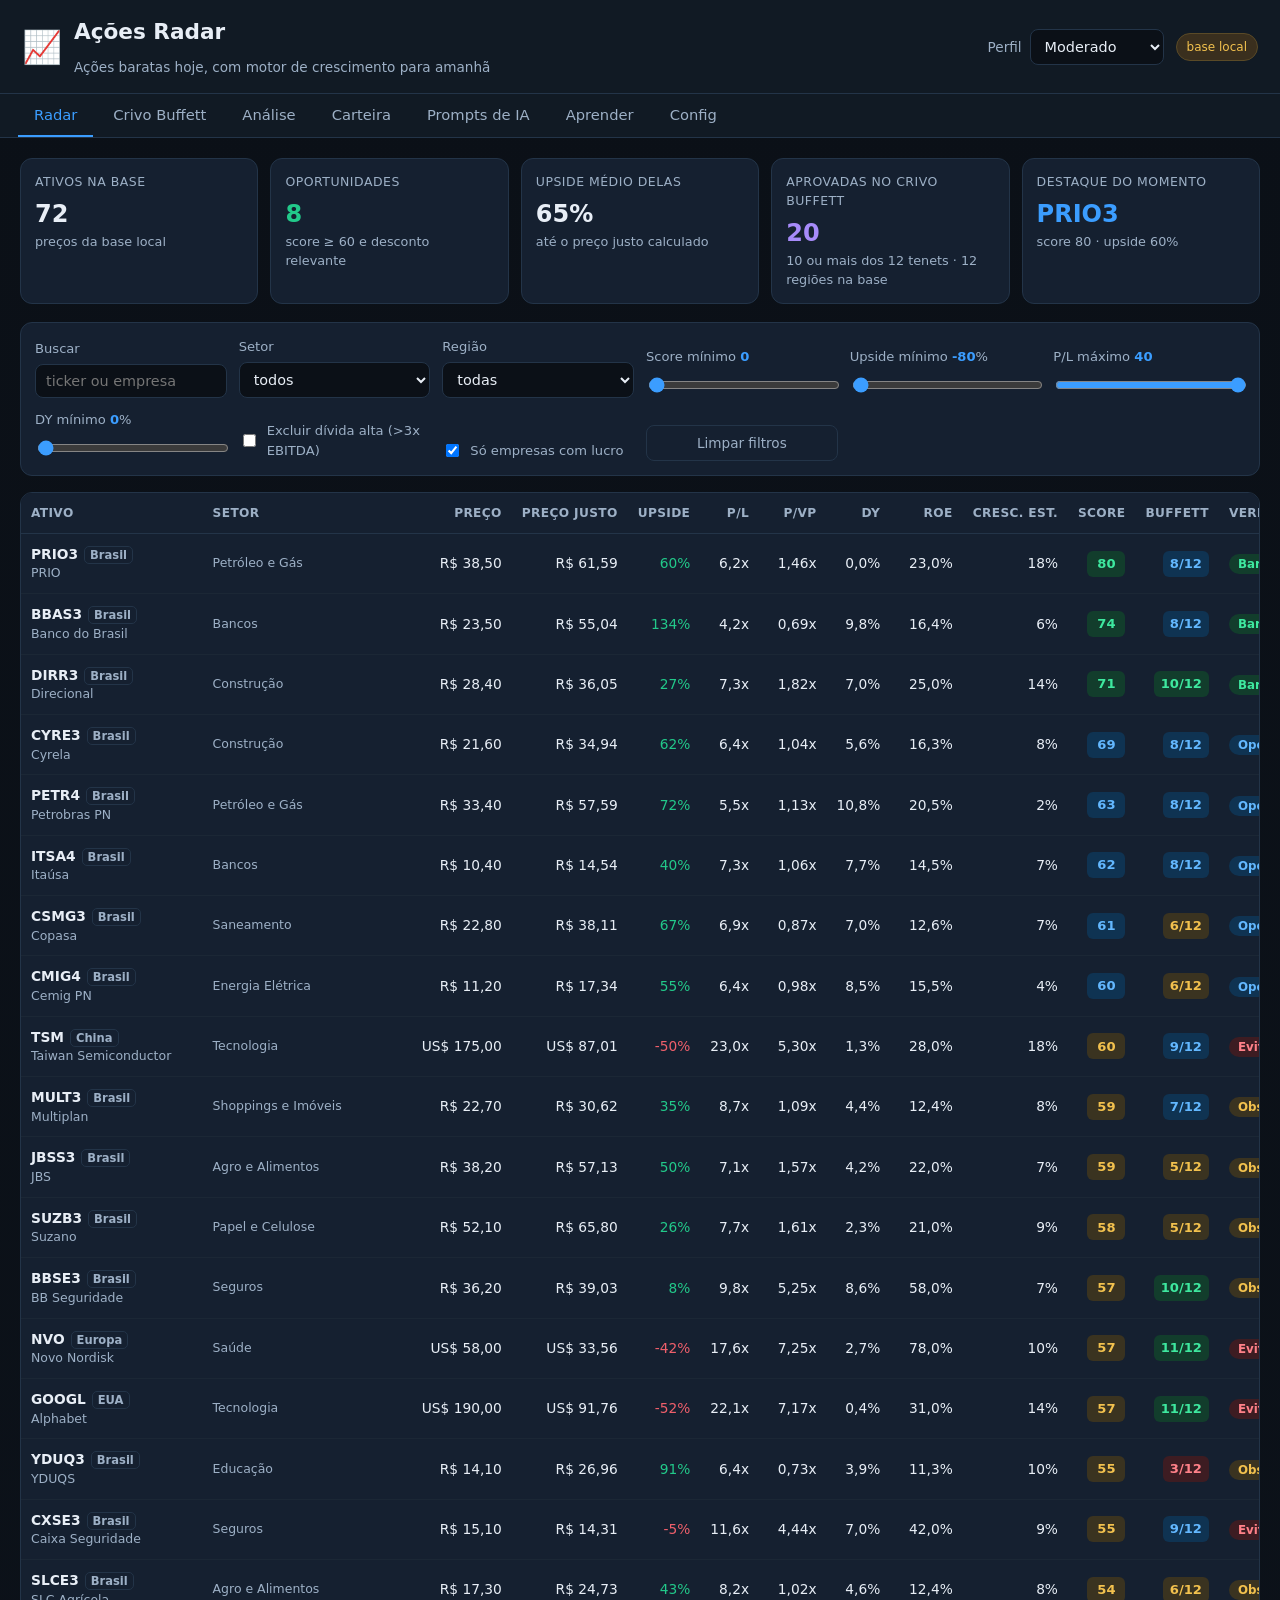
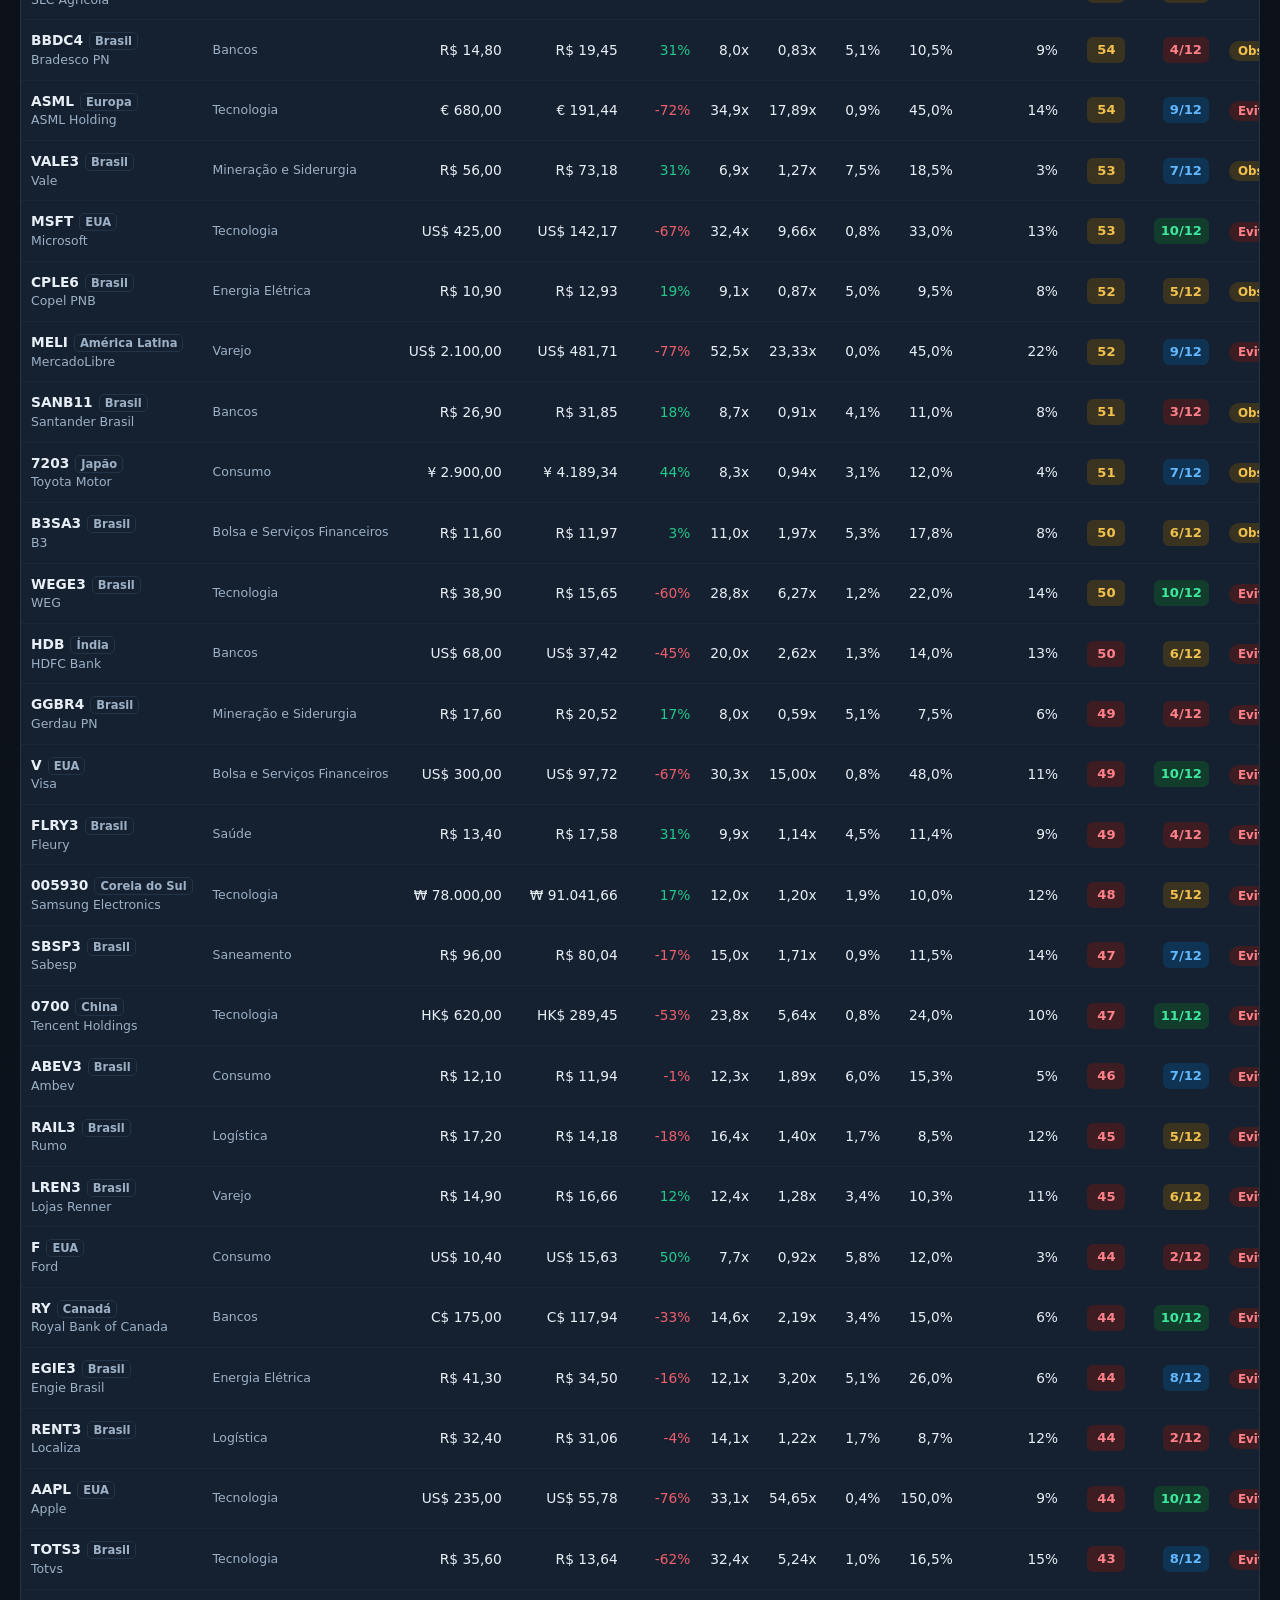
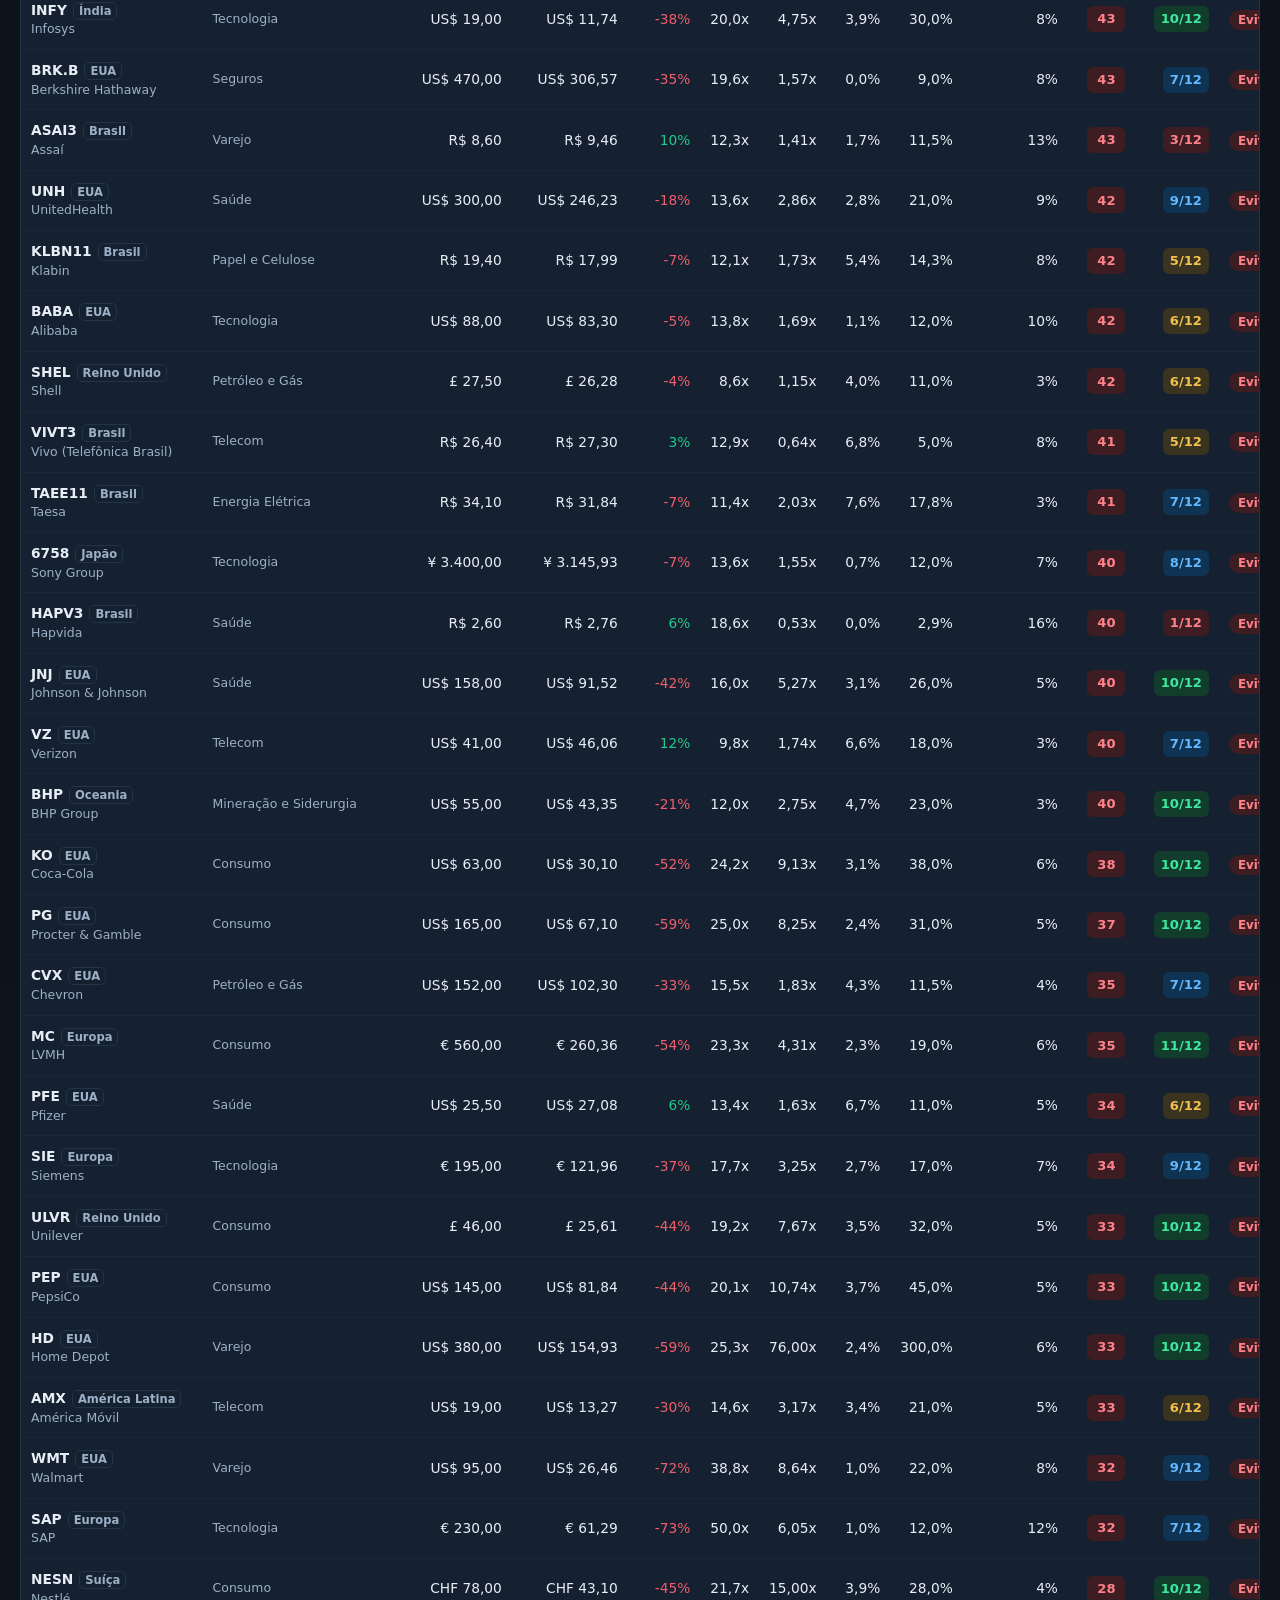
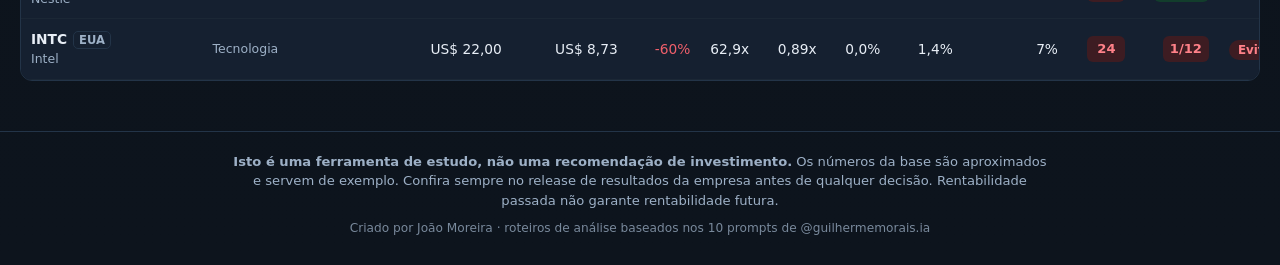
<file: index.html>
<!DOCTYPE html>
<html lang="pt-BR">
<head>
<meta charset="UTF-8">
<meta name="viewport" content="width=device-width, initial-scale=1.0">
<title>Ações Radar — encontre ações baratas com potencial de crescimento</title>
<meta name="description" content="App para estudar e indicar ações com preço abaixo do valor justo e motor de crescimento.">
<link rel="stylesheet" href="style.css">
</head>
<body>

<header class="topo">
  <div class="marca">
    <span class="logo">📈</span>
    <div>
      <h1>Ações Radar</h1>
      <p class="sub">Ações baratas hoje, com motor de crescimento para amanhã</p>
    </div>
  </div>
  <div class="topo-acoes">
    <label class="campo-inline">
      <span>Perfil</span>
      <select id="perfil">
        <option value="conservador">Conservador</option>
        <option value="moderado" selected>Moderado</option>
        <option value="agressivo">Agressivo</option>
      </select>
    </label>
    <span id="badgeDados" class="badge-dados" title="Origem dos dados">base local</span>
  </div>
</header>

<nav class="abas" id="abas">
  <button class="aba ativa" data-aba="radar">Radar</button>
  <button class="aba" data-aba="buffett">Crivo Buffett</button>
  <button class="aba" data-aba="analise">Análise</button>
  <button class="aba" data-aba="carteira">Carteira</button>
  <button class="aba" data-aba="prompts">Prompts de IA</button>
  <button class="aba" data-aba="aprender">Aprender</button>
  <button class="aba" data-aba="config">Config</button>
</nav>

<main>

<!-- ================= RADAR ================= -->
<section class="painel ativo" id="painel-radar">
  <div class="resumo" id="resumo"></div>

  <div class="filtros">
    <label class="campo"><span>Buscar</span>
      <input type="search" id="fBusca" placeholder="ticker ou empresa">
    </label>
    <label class="campo"><span>Setor</span>
      <select id="fSetor"><option value="">todos</option></select>
    </label>
    <label class="campo"><span>Região</span>
      <select id="fRegiao"><option value="">todas</option></select>
    </label>
    <label class="campo"><span>Score mínimo <b id="vScore">0</b></span>
      <input type="range" id="fScore" min="0" max="90" value="0" step="5">
    </label>
    <label class="campo"><span>Upside mínimo <b id="vUpside">-80</b>%</span>
      <input type="range" id="fUpside" min="-80" max="100" value="-80" step="5">
    </label>
    <label class="campo"><span>P/L máximo <b id="vPL">40</b></span>
      <input type="range" id="fPL" min="3" max="40" value="40" step="1">
    </label>
    <label class="campo"><span>DY mínimo <b id="vDY">0</b>%</span>
      <input type="range" id="fDY" min="0" max="10" value="0" step="0.5">
    </label>
    <label class="campo check">
      <input type="checkbox" id="fDivida"> <span>Excluir dívida alta (&gt;3x EBITDA)</span>
    </label>
    <label class="campo check">
      <input type="checkbox" id="fLucro" checked> <span>Só empresas com lucro</span>
    </label>
    <button class="btn-ghost" id="limparFiltros">Limpar filtros</button>
  </div>

  <div class="tabela-wrap">
    <table class="tabela" id="tabela">
      <thead>
        <tr>
          <th data-sort="ticker">Ativo</th>
          <th data-sort="setor">Setor</th>
          <th data-sort="preco" class="n">Preço</th>
          <th data-sort="justo" class="n">Preço justo</th>
          <th data-sort="upside" class="n">Upside</th>
          <th data-sort="pl" class="n">P/L</th>
          <th data-sort="pvp" class="n">P/VP</th>
          <th data-sort="dy" class="n">DY</th>
          <th data-sort="roe" class="n">ROE</th>
          <th data-sort="cresc" class="n">Cresc. est.</th>
          <th data-sort="score" class="n">Score</th>
          <th data-sort="buffett" class="n">Buffett</th>
          <th>Veredito</th>
          <th></th>
        </tr>
      </thead>
      <tbody id="corpoTabela"></tbody>
    </table>
    <p class="vazio" id="vazio" hidden>Nenhuma ação passou nos filtros. Afrouxe algum critério.</p>
  </div>
</section>


<!-- ================= CRIVO BUFFETT ================= -->
<section class="painel" id="painel-buffett">
  <div id="buffettIntro"></div>
  <div class="filtros">
    <label class="campo"><span>Região</span><select id="bRegiao"><option value="">todas</option></select></label>
    <label class="campo"><span>Selo</span><select id="bSelo"><option value="">todos</option></select></label>
    <label class="campo"><span>Fosso mínimo</span>
      <select id="bMoat">
        <option value="0">qualquer</option>
        <option value="1">estreito ou melhor</option>
        <option value="2">sólido ou melhor</option>
        <option value="3">apenas fosso largo</option>
      </select></label>
    <label class="campo"><span>Tenets aprovados (mín.) <b id="vTenets">0</b>/12</span>
      <input type="range" id="bTenets" min="0" max="12" value="0" step="1"></label>
    <label class="campo"><span>Margem de segurança mínima <b id="vMargemB">-100</b>%</span>
      <input type="range" id="bMargem" min="-100" max="70" value="-100" step="5"></label>
    <label class="campo check"><input type="checkbox" id="bCirculo"> <span>Só dentro do meu círculo</span></label>
  </div>
  <div class="tabela-wrap">
    <table class="tabela" id="tabelaBuffett">
      <thead><tr>
        <th data-sortb="ticker">Ativo</th><th data-sortb="regiao">Região</th><th data-sortb="moat">Fosso</th>
        <th data-sortb="tenets" class="n">Tenets</th><th data-sortb="roic" class="n">ROIC</th>
        <th data-sortb="oe" class="n">Lucro do dono</th><th data-sortb="juro" class="n">Juro local</th>
        <th data-sortb="k" class="n">Custo capital</th><th data-sortb="intr" class="n">Valor intrínseco</th>
        <th data-sortb="margem" class="n">Margem seg.</th><th data-sortb="compra" class="n">Comprar até</th>
        <th>Selo</th><th></th>
      </tr></thead>
      <tbody id="corpoBuffett"></tbody>
    </table>
    <p class="vazio" id="vazioBuffett" hidden>Nenhuma empresa passou nesses critérios. É assim que deve ser: o crivo de Buffett reprova quase tudo.</p>
  </div>
</section>

<!-- ================= ANÁLISE ================= -->
<section class="painel" id="painel-analise">
  <div class="linha-topo">
    <label class="campo"><span>Ação</span>
      <select id="selAtivo"></select>
    </label>
    <button class="btn" id="btnAddCarteira">+ Adicionar à carteira</button>
  </div>
  <div id="detalhe"></div>
</section>

<!-- ================= CARTEIRA ================= -->
<section class="painel" id="painel-carteira">
  <form class="form-carteira" id="formCarteira">
    <label class="campo"><span>Ativo</span><select id="cAtivo"></select></label>
    <label class="campo"><span>Quantidade</span><input type="number" id="cQtd" min="1" step="1" value="100"></label>
    <label class="campo"><span>Preço médio pago</span><input type="number" id="cPreco" min="0" step="0.01" placeholder="0,00"></label>
    <button class="btn" type="submit">Adicionar</button>
  </form>
  <div id="carteiraResumo"></div>
  <div class="tabela-wrap">
    <table class="tabela" id="tabelaCarteira">
      <thead><tr>
        <th>Ativo</th><th class="n">Qtd</th><th class="n">Preço médio</th><th class="n">Preço atual</th>
        <th class="n">Investido</th><th class="n">Valor hoje</th><th class="n">Resultado</th>
        <th class="n">% carteira</th><th class="n">Score</th><th class="n">Upside</th><th></th>
      </tr></thead>
      <tbody id="corpoCarteira"></tbody>
    </table>
  </div>
  <div id="riscoCarteira"></div>
</section>

<!-- ================= PROMPTS ================= -->
<section class="painel" id="painel-prompts">
  <div class="aviso-box">
    <strong>Como usar:</strong> escolha um roteiro, preencha os campos (o app já preenche com a ação selecionada
    no Radar quando faz sentido), clique em <em>Gerar</em> e cole o texto em qualquer IA.
    Peça sempre que a IA cite as fontes e a data dos números — modelos de linguagem não têm cotação em tempo real.
  </div>
  <div class="prompts-grid" id="promptsGrid"></div>
</section>

<!-- ================= APRENDER ================= -->
<section class="painel" id="painel-aprender">
  <div id="aprenderConteudo"></div>
</section>

<!-- ================= CONFIG ================= -->
<section class="painel" id="painel-config">
  <div class="cartao">
    <h2>Premissas do modelo</h2>
    <p class="ajuda">Estes números mudam o preço justo calculado. Mexa com critério: quanto maior a taxa de desconto, mais conservador (e mais baixo) fica o preço justo.</p>
    <div class="grade-config">
      <label class="campo"><span>Taxa de desconto (% a.a.) <b id="vTaxa">13</b></span>
        <input type="range" id="pTaxa" min="8" max="20" step="0.5" value="13"></label>
      <label class="campo"><span>Crescimento perpétuo (% a.a.) <b id="vPerp">4</b></span>
        <input type="range" id="pPerp" min="0" max="6" step="0.5" value="4"></label>
      <label class="campo"><span>Yield desejado — método Bazin (%) <b id="vYield">6</b></span>
        <input type="range" id="pYield" min="3" max="12" step="0.5" value="6"></label>
      <label class="campo"><span>Margem de segurança exigida (%) <b id="vMargem">25</b></span>
        <input type="range" id="pMargem" min="0" max="50" step="5" value="25"></label>
    </div>
  </div>

  <div class="cartao">
    <h2>Crivo Buffett — premissas</h2>
    <p class="ajuda">Buffett desconta o lucro do proprietário pelo juro do título longo do governo local mais um prêmio.
      O piso existe para que juro nominal baixo não transforme qualquer empresa em barganha.</p>
    <div class="grade-config">
      <label class="campo"><span>Prêmio sobre o juro longo (%) <b id="vPremio">3.5</b></span>
        <input type="range" id="pPremio" min="0" max="8" step="0.5" value="3.5"></label>
      <label class="campo"><span>Piso da taxa de desconto (%) <b id="vPiso">9</b></span>
        <input type="range" id="pPiso" min="5" max="15" step="0.5" value="9"></label>
      <label class="campo"><span>Margem de segurança exigida (%) <b id="vMargemBuf">30</b></span>
        <input type="range" id="pMargemBuf" min="0" max="60" step="5" value="30"></label>
      <label class="campo"><span>Moeda base da carteira</span>
        <select id="moedaBase"><option value="BRL">Real (R$)</option><option value="USD">Dólar (US$)</option></select></label>
    </div>
  </div>

  <div class="cartao">
    <h2>Círculo de competência</h2>
    <p class="ajuda">Munger não investe no que não entende. Marque os setores que você realmente acompanha —
      o app passa a avisar quando uma ação estiver fora deles. Sem nada marcado, nenhum aviso aparece.</p>
    <div class="circulo" id="circulo"></div>
  </div>

  <div class="cartao">
    <h2>Câmbio e juro longo por região</h2>
    <p class="ajuda">Câmbio converte a carteira para a moeda base. O juro longo é a taxa livre de risco usada no
      desconto — atualize quando o cenário mudar.</p>
    <textarea id="editorParams" spellcheck="false" style="min-height:150px"></textarea>
    <div class="linha-topo">
      <button class="btn" id="btnSalvarParams">Salvar parâmetros</button>
      <span id="statusParams" class="status"></span>
    </div>
  </div>

  <div class="cartao">
    <h2>Preços em tempo real (opcional)</h2>
    <p class="ajuda">A base local traz preços de exemplo. Para puxar a cotação atual, cole um token gratuito da
      <a href="https://brapi.dev" target="_blank" rel="noopener">brapi.dev</a> (ações da B3). O token fica salvo só no seu navegador.</p>
    <div class="linha-topo">
      <label class="campo"><span>Token brapi</span><input type="password" id="token" placeholder="seu token"></label>
      <button class="btn" id="btnAtualizar">Atualizar preços</button>
      <span id="statusApi" class="status"></span>
    </div>
  </div>

  <div class="cartao">
    <h2>Editar a base de dados</h2>
    <p class="ajuda">Os fundamentos abaixo alimentam todo o app. Atualize com os números do último balanço
      (site de RI da empresa, Status Invest, Fundamentei) e clique em salvar. Fica guardado no seu navegador.</p>
    <textarea id="editorDados" spellcheck="false"></textarea>
    <div class="linha-topo">
      <button class="btn" id="btnSalvarDados">Salvar base</button>
      <button class="btn-ghost" id="btnResetDados">Restaurar base original</button>
      <span id="statusDados" class="status"></span>
    </div>
  </div>
</section>

</main>

<footer class="rodape">
  <p><strong>Isto é uma ferramenta de estudo, não uma recomendação de investimento.</strong>
     Os números da base são aproximados e servem de exemplo. Confira sempre no release de resultados da empresa
     antes de qualquer decisão. Rentabilidade passada não garante rentabilidade futura.</p>
  <p class="creditos">Criado por João Moreira · roteiros de análise baseados nos 10 prompts de @guilhermemorais.ia</p>
</footer>

<script src="js/data.js"></script>
<script src="js/data-global.js"></script>
<script src="js/engine.js"></script>
<script src="js/buffett.js"></script>
<script src="js/prompts.js"></script>
<script src="js/app.js"></script>
</body>
</html>
</file>
<file: style.css>
/* ===== Ações Radar — estilos ===== */
:root{
  --bg:#0b1017;
  --bg2:#111a24;
  --card:#152030;
  --card2:#1b2a3d;
  --linha:#233448;
  --txt:#e8eef6;
  --txt2:#9db0c6;
  --azul:#3b9dff;
  --verde:#22c98a;
  --amarelo:#f2c14e;
  --laranja:#f28f4e;
  --vermelho:#ef5f6b;
  --roxo:#a78bfa;
  --raio:12px;
}
*{box-sizing:border-box}
body{
  margin:0;
  background:linear-gradient(180deg,#0b1017 0%,#0d141d 100%);
  color:var(--txt);
  font-family:"Segoe UI",system-ui,-apple-system,Roboto,Arial,sans-serif;
  font-size:15px;
  line-height:1.5;
  min-height:100vh;
}
a{color:var(--azul)}
h1,h2,h3{margin:0 0 .4em}
h1{font-size:1.35rem}
h2{font-size:1.1rem}

/* ---- topo ---- */
.topo{
  display:flex;justify-content:space-between;align-items:center;gap:16px;flex-wrap:wrap;
  padding:16px 22px;background:var(--bg2);border-bottom:1px solid var(--linha);
}
.marca{display:flex;align-items:center;gap:12px}
.logo{font-size:2rem}
.sub{margin:0;color:var(--txt2);font-size:.85rem}
.topo-acoes{display:flex;align-items:center;gap:12px}
.badge-dados{
  background:#1e3a2c;color:var(--verde);border:1px solid #275a41;
  padding:4px 10px;border-radius:999px;font-size:.75rem
}
.badge-dados.local{background:#3a2f1e;color:var(--amarelo);border-color:#5a4a27}

/* ---- abas ---- */
.abas{display:flex;gap:4px;padding:0 18px;background:var(--bg2);border-bottom:1px solid var(--linha);overflow-x:auto}
.aba{
  background:none;border:none;border-bottom:2px solid transparent;color:var(--txt2);
  padding:12px 16px;font-size:.92rem;cursor:pointer;white-space:nowrap;font-family:inherit
}
.aba:hover{color:var(--txt)}
.aba.ativa{color:var(--azul);border-bottom-color:var(--azul)}

main{padding:20px;max-width:1400px;margin:0 auto}
.painel{display:none}
.painel.ativo{display:block}

/* ---- resumo ---- */
.resumo{display:grid;grid-template-columns:repeat(auto-fit,minmax(180px,1fr));gap:12px;margin-bottom:18px}
.kpi{background:var(--card);border:1px solid var(--linha);border-radius:var(--raio);padding:14px}
.kpi .rot{color:var(--txt2);font-size:.78rem;text-transform:uppercase;letter-spacing:.04em}
.kpi .val{font-size:1.5rem;font-weight:700;margin-top:4px}
.kpi .obs{color:var(--txt2);font-size:.8rem}

/* ---- filtros ---- */
.filtros{
  display:grid;grid-template-columns:repeat(auto-fit,minmax(190px,1fr));gap:12px;align-items:end;
  background:var(--card);border:1px solid var(--linha);border-radius:var(--raio);padding:14px;margin-bottom:16px
}
.campo{display:flex;flex-direction:column;gap:5px;font-size:.82rem;color:var(--txt2)}
.campo b{color:var(--azul)}
.campo.check{flex-direction:row;align-items:center;gap:8px}
.campo-inline{display:flex;align-items:center;gap:8px;font-size:.85rem;color:var(--txt2)}
input,select,textarea{
  background:var(--bg);border:1px solid var(--linha);color:var(--txt);
  border-radius:8px;padding:8px 10px;font-size:.9rem;font-family:inherit;width:100%
}
input[type=range]{padding:0;height:22px;accent-color:var(--azul)}
input[type=checkbox]{width:auto}
textarea{min-height:220px;font-family:ui-monospace,Consolas,monospace;font-size:.8rem;resize:vertical}
.btn{
  background:var(--azul);border:none;color:#04121f;font-weight:700;
  padding:9px 16px;border-radius:8px;cursor:pointer;font-size:.88rem;font-family:inherit
}
.btn:hover{filter:brightness(1.1)}
.btn-ghost{
  background:transparent;border:1px solid var(--linha);color:var(--txt2);
  padding:9px 14px;border-radius:8px;cursor:pointer;font-size:.85rem;font-family:inherit
}
.btn-ghost:hover{color:var(--txt);border-color:var(--azul)}
.btn-mini{background:var(--card2);border:1px solid var(--linha);color:var(--azul);
  padding:4px 10px;border-radius:6px;cursor:pointer;font-size:.78rem;font-family:inherit}
.btn-mini:hover{background:var(--linha)}

/* ---- tabela ---- */
.tabela-wrap{overflow-x:auto;background:var(--card);border:1px solid var(--linha);border-radius:var(--raio)}
.tabela{width:100%;border-collapse:collapse;font-size:.86rem;min-width:1020px}
.tabela th{
  text-align:left;padding:11px 10px;color:var(--txt2);font-weight:600;font-size:.76rem;
  text-transform:uppercase;letter-spacing:.03em;border-bottom:1px solid var(--linha);
  cursor:pointer;user-select:none;white-space:nowrap;position:sticky;top:0;background:var(--card)
}
.tabela th.n,.tabela td.n{text-align:right}
.tabela th:hover{color:var(--azul)}
.tabela td{padding:10px;border-bottom:1px solid #1b2735;white-space:nowrap}
.tabela tbody tr:hover{background:var(--card2)}
.tk{font-weight:700}
.nm{color:var(--txt2);font-size:.78rem}
.pos{color:var(--verde)}
.neg{color:var(--vermelho)}

.pill{padding:3px 9px;border-radius:999px;font-size:.74rem;font-weight:600;white-space:nowrap}
.pill.otimo{background:#123d2c;color:#3ee89f}
.pill.bom{background:#0f3352;color:#63b8ff}
.pill.neutro{background:#3a3320;color:#f2c14e}
.pill.caro{background:#3b2a18;color:#f6a35c}
.pill.ruim{background:#3d1c22;color:#ff8189}

.score-bola{
  display:inline-flex;align-items:center;justify-content:center;
  min-width:38px;padding:0 7px;height:26px;border-radius:6px;font-weight:700;font-size:.82rem
}
.s-alto{background:#123d2c;color:#3ee89f}
.s-medio{background:#0f3352;color:#63b8ff}
.s-baixo{background:#3a3320;color:#f2c14e}
.s-min{background:#3d1c22;color:#ff8189}
.vazio{padding:30px;text-align:center;color:var(--txt2)}

/* ---- detalhe ---- */
.linha-topo{display:flex;gap:12px;align-items:flex-end;flex-wrap:wrap;margin-bottom:16px}
.cartao{background:var(--card);border:1px solid var(--linha);border-radius:var(--raio);padding:18px;margin-bottom:16px}
.ajuda{color:var(--txt2);font-size:.85rem;margin:0 0 12px}
.grade{display:grid;grid-template-columns:repeat(auto-fit,minmax(150px,1fr));gap:12px}
.mini{background:var(--bg2);border:1px solid var(--linha);border-radius:9px;padding:10px}
.mini .rot{color:var(--txt2);font-size:.72rem;text-transform:uppercase;letter-spacing:.03em}
.mini .val{font-size:1.15rem;font-weight:700;margin-top:2px}
.mini .obs{color:var(--txt2);font-size:.75rem}

.barra{height:9px;background:var(--bg);border-radius:99px;overflow:hidden;margin-top:6px}
.barra > i{display:block;height:100%;border-radius:99px}
.b-valor{background:var(--verde)} .b-cresc{background:var(--azul)}
.b-qual{background:var(--roxo)} .b-risco{background:var(--amarelo)}

.lista-diag{list-style:none;padding:0;margin:0}
.lista-diag li{padding:7px 0 7px 24px;position:relative;border-bottom:1px solid #1b2735;font-size:.88rem}
.lista-diag li:last-child{border-bottom:none}
.lista-diag.forte li::before{content:"▲";position:absolute;left:0;color:var(--verde);font-size:.75rem}
.lista-diag.fraco li::before{content:"▼";position:absolute;left:0;color:var(--vermelho);font-size:.75rem}
.duas-col{display:grid;grid-template-columns:1fr 1fr;gap:16px}
@media(max-width:820px){.duas-col{grid-template-columns:1fr}}

.metodos{width:100%;border-collapse:collapse;font-size:.86rem}
.metodos td{padding:8px 6px;border-bottom:1px solid #1b2735}
.metodos td:last-child{text-align:right;font-weight:600}

/* ---- prompts ---- */
.aviso-box{
  background:#132436;border:1px solid #23507c;border-left:4px solid var(--azul);
  border-radius:9px;padding:14px 16px;margin-bottom:18px;font-size:.88rem
}
.prompts-grid{display:grid;grid-template-columns:repeat(auto-fit,minmax(340px,1fr));gap:16px}
.prompt-card{background:var(--card);border:1px solid var(--linha);border-radius:var(--raio);padding:16px}
.prompt-card h3{font-size:1rem;margin-bottom:2px}
.prompt-card .casa{color:var(--roxo);font-size:.75rem;text-transform:uppercase;letter-spacing:.05em}
.prompt-card .resumo-p{color:var(--txt2);font-size:.85rem;margin:8px 0 12px}
.prompt-campos{display:grid;gap:10px;margin-bottom:12px}
.prompt-saida{
  background:var(--bg);border:1px solid var(--linha);border-radius:9px;padding:12px;
  font-size:.8rem;white-space:pre-wrap;max-height:280px;overflow:auto;margin-top:12px;color:#cfe0f2
}
.num-prompt{
  display:inline-flex;align-items:center;justify-content:center;width:24px;height:24px;
  background:var(--card2);color:var(--azul);border-radius:6px;font-size:.8rem;font-weight:700;margin-right:8px
}

/* ---- aprender ---- */
.glossario{display:grid;grid-template-columns:repeat(auto-fit,minmax(280px,1fr));gap:14px}
.termo{background:var(--bg2);border:1px solid var(--linha);border-radius:10px;padding:14px}
.termo h4{margin:0 0 6px;color:var(--azul);font-size:.95rem}
.termo p{margin:0;font-size:.86rem;color:#c6d5e6}
.termo .regra{margin-top:8px;font-size:.8rem;color:var(--verde)}
.passos{counter-reset:p;list-style:none;padding:0}
.passos li{counter-increment:p;position:relative;padding:10px 0 10px 40px;border-bottom:1px solid #1b2735}
.passos li::before{
  content:counter(p);position:absolute;left:0;top:9px;width:26px;height:26px;border-radius:50%;
  background:var(--card2);color:var(--azul);display:flex;align-items:center;justify-content:center;
  font-size:.8rem;font-weight:700
}

/* ---- config / carteira ---- */
.grade-config{display:grid;grid-template-columns:repeat(auto-fit,minmax(230px,1fr));gap:16px}
.form-carteira{
  display:grid;grid-template-columns:repeat(auto-fit,minmax(150px,1fr));gap:12px;align-items:end;
  background:var(--card);border:1px solid var(--linha);border-radius:var(--raio);padding:14px;margin-bottom:16px
}
.status{font-size:.82rem;color:var(--txt2)}
.status.ok{color:var(--verde)} .status.erro{color:var(--vermelho)}
.heat{display:grid;gap:8px}
.heat-linha{display:grid;grid-template-columns:170px 1fr 60px;align-items:center;gap:10px;font-size:.84rem}
.heat-barra{height:16px;background:var(--bg);border-radius:5px;overflow:hidden}
.heat-barra > i{display:block;height:100%}

/* ---- rodapé ---- */
.rodape{
  border-top:1px solid var(--linha);margin-top:30px;padding:20px;
  color:var(--txt2);font-size:.82rem;text-align:center
}
.rodape p{max-width:820px;margin:0 auto 8px}
.creditos{font-size:.76rem;opacity:.75}

/* ===== crivo Buffett ===== */
.tenets{display:grid;gap:14px}
.tenet-grupo h4{
  margin:0 0 8px;color:var(--txt2);font-size:.75rem;text-transform:uppercase;letter-spacing:.06em
}
.tenet{
  display:grid;grid-template-columns:26px 1fr;gap:10px;align-items:start;
  padding:9px 0;border-bottom:1px solid #1b2735
}
.tenet:last-child{border-bottom:none}
.tenet .marca-ok{
  width:22px;height:22px;border-radius:6px;display:flex;align-items:center;justify-content:center;
  font-size:.8rem;font-weight:700
}
.ok-sim{background:#123d2c;color:#3ee89f}
.ok-quase{background:#3a3320;color:#f2c14e}
.ok-nao{background:#3d1c22;color:#ff8189}
.tenet .nome{font-weight:600;font-size:.9rem}
.tenet .detalhe{color:var(--txt2);font-size:.83rem;margin-top:2px}

.selo{
  display:inline-flex;align-items:center;gap:6px;padding:5px 12px;border-radius:999px;
  font-size:.8rem;font-weight:700
}
.aviso-circulo{
  background:#3a2f1e;border:1px solid #5a4a27;color:var(--amarelo);
  border-radius:9px;padding:10px 14px;font-size:.85rem;margin-bottom:12px
}
.circulo{display:grid;grid-template-columns:repeat(auto-fit,minmax(210px,1fr));gap:8px}
.circulo label{
  display:flex;align-items:center;gap:8px;background:var(--bg2);border:1px solid var(--linha);
  border-radius:8px;padding:8px 10px;font-size:.85rem;cursor:pointer
}
.circulo label:hover{border-color:var(--azul)}
.circulo input{width:auto}
.moat-chip{
  display:inline-block;background:var(--card2);color:var(--roxo);border-radius:6px;
  padding:2px 8px;font-size:.72rem;margin:2px 3px 0 0
}
.fonte-lista{list-style:none;padding:0;margin:8px 0 0;font-size:.83rem}
.fonte-lista li{padding:3px 0}
.moeda-tag{color:var(--txt2);font-size:.72rem;border:1px solid var(--linha);border-radius:5px;padding:1px 5px;margin-left:6px}
</file>
